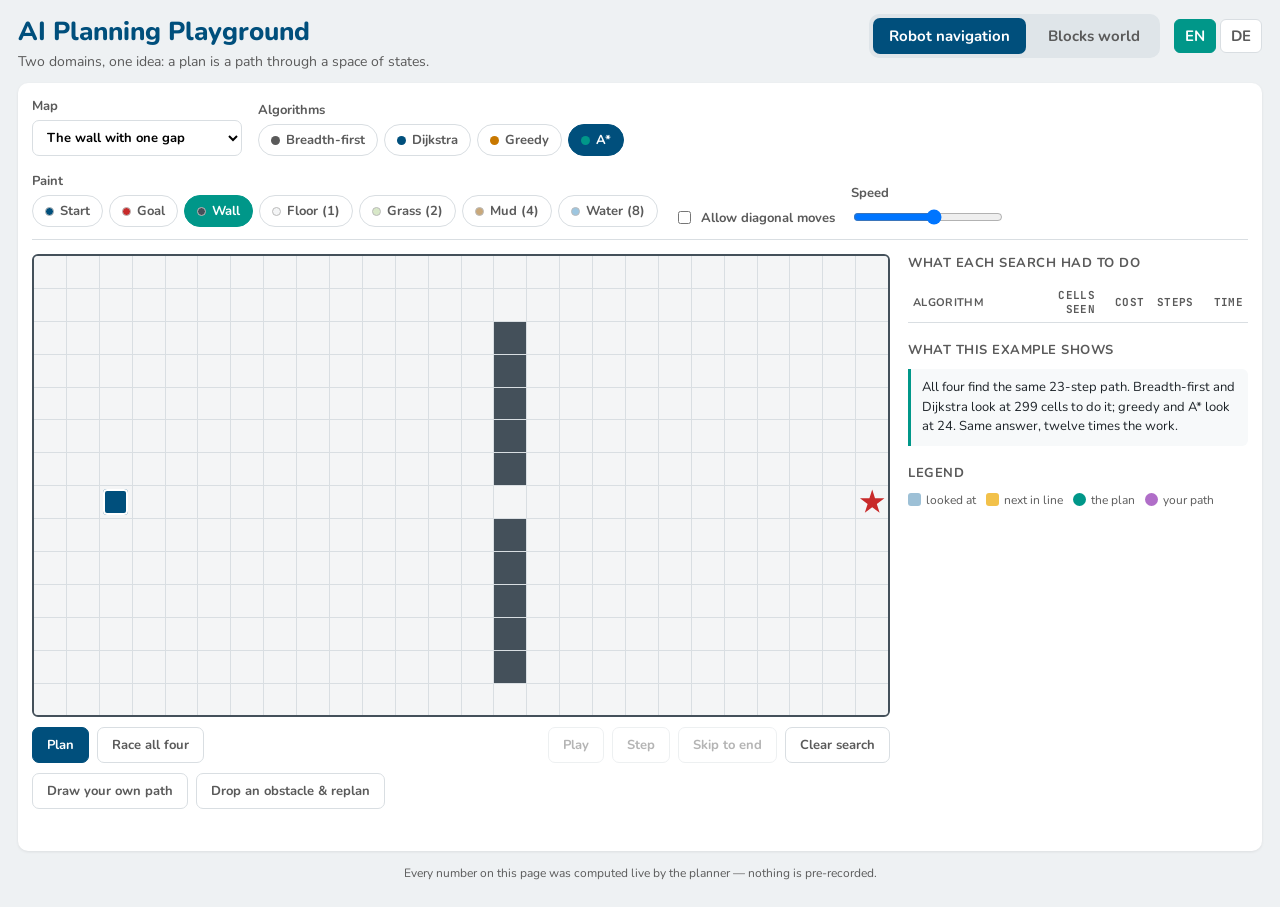
<file: standalone/planning_playground.html>
<!DOCTYPE html>
<html lang="en">
<head>
<meta charset="UTF-8">
<meta name="viewport" content="width=device-width, initial-scale=1.0">
<title>AI Planning Playground</title>
<!-- Built by tools/build_standalone.py — do not edit by hand.
     Everything runs in this one file; no server, no network. -->
<link href="https://fonts.googleapis.com/css2?family=Nunito:wght@400;600;800&family=JetBrains+Mono:wght@400;600&display=swap" rel="stylesheet">
<style>
/* AI Planning Playground — one stylesheet, shared by the Flask app and the
   standalone HTML build.  Colours follow the Ulm palette. */

:root {
  --ulm-blue:   #004f7c;
  --ulm-accent: #009789;
  --ulm-amber:  #c87800;
  --ulm-gray:   #5a5a5a;
  --cause-red:  #c82a2a;

  --floor: #f4f5f6;
  --grass: #d8e8c8;
  --mud:   #c9a87a;
  --water: #9dc6e0;
  --wall:  #44505a;

  --explored:  #cfe3ef;
  --explored2: #9dc0d6;
  --frontier:  #f2c14a;
  --path:      #009789;
  --user-path: #b06ec8;

  --ink: #1d2328;
  --line: #d9dee2;
  --panel: #ffffff;
  --page: #eef1f3;
  --radius: 10px;
}

* { box-sizing: border-box; }

body {
  margin: 0;
  font-family: "Nunito", system-ui, sans-serif;
  color: var(--ink);
  background: var(--page);
  font-size: 15px;
}

.wrap { max-width: 1480px; margin: 0 auto; padding: 14px 18px 26px; }

/* ------------------------------------------------------------------ head */
.app-head {
  display: flex; align-items: flex-start; justify-content: space-between;
  gap: 18px; flex-wrap: wrap; margin-bottom: 12px;
}
.app-head h1 { margin: 0; font-size: 26px; font-weight: 800; color: var(--ulm-blue); }
.sub { margin: 3px 0 0; color: var(--ulm-gray); font-size: 14px; }
.head-right { display: flex; align-items: center; gap: 14px; }

.tabs { display: flex; gap: 6px; background: #dfe5e9; padding: 4px; border-radius: var(--radius); }
.tab {
  border: 0; background: transparent; padding: 8px 16px; border-radius: 7px;
  font: inherit; font-weight: 700; color: var(--ulm-gray); cursor: pointer;
}
.tab.is-active { background: var(--ulm-blue); color: #fff; }

.langs { display: flex; gap: 4px; }
.lang {
  border: 1px solid var(--line); background: #fff; color: var(--ulm-gray);
  border-radius: 6px; padding: 6px 10px; font: inherit; font-weight: 700; cursor: pointer;
}
.lang.is-active { background: var(--ulm-accent); border-color: var(--ulm-accent); color: #fff; }

/* ----------------------------------------------------------------- panel */
.panel { background: var(--panel); border-radius: var(--radius); padding: 14px; box-shadow: 0 1px 3px rgba(0,0,0,.08); }
.panel.is-hidden { display: none; }

.toolbar {
  display: flex; gap: 16px; flex-wrap: wrap; align-items: flex-end;
  padding-bottom: 12px; border-bottom: 1px solid var(--line); margin-bottom: 14px;
}
.field { display: flex; flex-direction: column; gap: 5px; font-size: 13px; font-weight: 700; color: var(--ulm-gray); border: 0; padding: 0; margin: 0; }
.field legend { padding: 0; font-size: 13px; font-weight: 700; color: var(--ulm-gray); margin-bottom: 5px; }
.field.check { flex-direction: row; align-items: center; gap: 7px; }
.field select {
  font: inherit; padding: 7px 10px; border: 1px solid var(--line);
  border-radius: 7px; background: #fff; min-width: 210px;
}
.field input[type=range] { width: 150px; }

.chips { display: flex; gap: 6px; flex-wrap: wrap; }
.chip {
  border: 1px solid var(--line); background: #fff; border-radius: 999px;
  padding: 6px 12px; font: inherit; font-size: 13px; font-weight: 700;
  color: var(--ulm-gray); cursor: pointer; display: inline-flex; align-items: center; gap: 6px;
}
.chip .dot { width: 9px; height: 9px; border-radius: 50%; background: currentColor; }
.chip.is-on { background: var(--ulm-blue); border-color: var(--ulm-blue); color: #fff; }
.chip.is-on.tool-chip { background: var(--ulm-accent); border-color: var(--ulm-accent); }

/* ----------------------------------------------------------------- stage */
.stage { display: grid; grid-template-columns: minmax(0,1fr) 340px; gap: 18px; align-items: start; }
.board-col { min-width: 0; }
.side { display: flex; flex-direction: column; gap: 6px; }
.side h2 { font-size: 13px; text-transform: uppercase; letter-spacing: .04em; color: var(--ulm-gray); margin: 12px 0 4px; }
.side h2:first-child { margin-top: 0; }

/* ------------------------------------------------------------------ grid */
.grid {
  display: grid; gap: 1px; background: var(--line);
  border: 2px solid var(--wall); border-radius: 6px; overflow: hidden;
  user-select: none; touch-action: none; width: 100%;
}
.cell { position: relative; background: var(--floor); aspect-ratio: 1 / 1; }
.cell[data-t=","] { background: var(--grass); }
.cell[data-t="~"] { background: var(--mud); }
.cell[data-t="="] { background: var(--water); }
.cell[data-t="#"] { background: var(--wall); }

.cell.explored::after {
  content: ""; position: absolute; inset: 0;
  background: var(--explored); opacity: var(--depth, .55);
}
.cell.frontier::after { background: var(--frontier); opacity: .85; }
.cell.path::after { content: ""; position: absolute; inset: 18%; border-radius: 50%; background: var(--path); }
.cell.userpath::after { content: ""; position: absolute; inset: 24%; border-radius: 50%; background: var(--user-path); }

.cell.start, .cell.goal { z-index: 2; }
.cell.start::before, .cell.goal::before {
  content: ""; position: absolute; inset: 10%; z-index: 3; border-radius: 4px;
}
.cell.start::before { background: var(--ulm-blue); box-shadow: inset 0 0 0 2px #fff; }
.cell.goal::before {
  background: var(--cause-red);
  clip-path: polygon(50% 0%, 61% 35%, 98% 35%, 68% 57%, 79% 91%, 50% 70%, 21% 91%, 32% 57%, 2% 35%, 39% 35%);
}
.cell.blocked-now { outline: 2px solid var(--cause-red); outline-offset: -2px; z-index: 4; }

/* -------------------------------------------------------------- playback */
.playbar { display: flex; gap: 8px; align-items: center; margin-top: 10px; flex-wrap: wrap; }
.playbar .spacer { flex: 1; }
.playbar button {
  font: inherit; font-weight: 700; font-size: 13px; padding: 8px 14px;
  border-radius: 7px; border: 1px solid var(--line); background: #fff;
  color: var(--ulm-gray); cursor: pointer;
}
.playbar button:hover:not(:disabled) { border-color: var(--ulm-accent); color: var(--ulm-accent); }
.playbar button:disabled { opacity: .45; cursor: default; }
.playbar button.primary { background: var(--ulm-blue); border-color: var(--ulm-blue); color: #fff; }
.playbar button.primary:hover { background: #063f62; color: #fff; }
.playbar button.is-on { background: var(--user-path); border-color: var(--user-path); color: #fff; }

.progress { font-family: "JetBrains Mono", monospace; font-size: 12px; color: var(--ulm-gray); }
.message { min-height: 20px; margin: 8px 0 0; font-size: 14px; font-weight: 600; color: var(--ulm-blue); }
.message.warn { color: var(--cause-red); }

/* ----------------------------------------------------------------- stats */
.stats { width: 100%; border-collapse: collapse; font-size: 13px; }
.stats { table-layout: fixed; }
.stats th, .stats td { padding: 6px 5px; border-bottom: 1px solid var(--line); text-align: left; }
.stats th:first-child, .stats td:first-child { width: 42%; }
.stats th.num { width: 14.5%; }
.stats th { font-size: 11px; text-transform: uppercase; color: var(--ulm-gray); letter-spacing: .03em; }
.stats .num, .stats td.num { text-align: right; font-family: "JetBrains Mono", monospace; }
.stats tr.is-shown td { background: #eef7f6; }
.stats .algo-name { display: flex; align-items: center; gap: 7px; font-weight: 700; }
.stats .algo-name .dot { width: 10px; height: 10px; border-radius: 50%; }
.stats .best { color: var(--ulm-accent); font-weight: 800; }
.stats .worst { color: var(--cause-red); }
.stats .hint { display: block; font-weight: 400; font-size: 11px; color: var(--ulm-gray); }

.lesson { font-size: 13px; line-height: 1.5; color: var(--ink); background: #f7f9fa; border-left: 3px solid var(--ulm-accent); padding: 9px 11px; border-radius: 0 6px 6px 0; margin: 0; }

.legend { list-style: none; margin: 0; padding: 0; display: flex; flex-wrap: wrap; gap: 10px; font-size: 12px; color: var(--ulm-gray); }
.legend li { display: flex; align-items: center; gap: 5px; }
.sw { width: 13px; height: 13px; border-radius: 3px; display: inline-block; }
.sw-explored { background: var(--explored2); }
.sw-frontier { background: var(--frontier); }
.sw-path { background: var(--path); border-radius: 50%; }
.sw-user { background: var(--user-path); border-radius: 50%; }

/* ---------------------------------------------------------------- blocks */
.blocks-scenes { display: grid; grid-template-columns: minmax(0,1.6fr) minmax(0,1fr); gap: 16px; }
.scene h3 { margin: 0 0 8px; font-size: 13px; text-transform: uppercase; letter-spacing: .04em; color: var(--ulm-gray); }

.table-top {
  display: flex; align-items: flex-end; justify-content: center; gap: 22px;
  min-height: 250px; padding: 12px 12px 0; background: #f7f9fa;
  border-radius: 8px; border-bottom: 7px solid var(--wall);
}
.stack { display: flex; flex-direction: column-reverse; gap: 4px; }
.block {
  width: 54px; height: 44px; border-radius: 7px; display: grid; place-items: center;
  font-weight: 800; font-size: 19px; color: #fff;
  box-shadow: inset 0 -3px 0 rgba(0,0,0,.18);
  transition: transform .18s ease;
}
.block.held { transform: translateY(-16px); box-shadow: 0 5px 12px rgba(0,0,0,.3); outline: 3px solid var(--ulm-amber); }
.block.moved { outline: 3px solid var(--ulm-accent); }
.gripper { margin: 8px 0 0; font-size: 13px; font-weight: 700; color: var(--ulm-amber); text-align: center; min-height: 18px; }

.goal-facts { display: flex; flex-direction: column; gap: 5px; }
.fact {
  font-family: "JetBrains Mono", monospace; font-size: 12.5px; padding: 6px 9px;
  border-radius: 6px; background: #f2f4f5; border-left: 3px solid var(--line);
}
.fact.sat { background: #e7f4f2; border-left-color: var(--ulm-accent); color: #04635a; }
.fact.unsat { background: #fdf0ee; border-left-color: var(--cause-red); color: #8f2020; }

.plan { margin: 0; padding-left: 20px; font-family: "JetBrains Mono", monospace; font-size: 12.5px; display: flex; flex-direction: column; gap: 3px; max-height: 190px; overflow-y: auto; }
.plan li { padding: 3px 5px; border-radius: 5px; cursor: pointer; }
.plan li.is-current { background: var(--ulm-blue); color: #fff; font-weight: 600; }
.plan li.is-done { color: var(--ulm-gray); }

.action-detail { font-size: 12.5px; display: flex; flex-direction: column; gap: 7px; }
.action-detail .act-name { font-family: "JetBrains Mono", monospace; font-weight: 600; font-size: 14px; color: var(--ulm-blue); }
.action-detail .grp-label { font-size: 11px; text-transform: uppercase; letter-spacing: .03em; color: var(--ulm-gray); margin-bottom: 3px; }
.action-detail .facts { display: flex; flex-direction: column; gap: 3px; }
.tick { color: var(--ulm-accent); font-weight: 800; }
.cross { color: var(--cause-red); font-weight: 800; }
.fact.add { background: #e7f4f2; border-left-color: var(--ulm-accent); }
.fact.del { background: #f3f4f5; border-left-color: var(--ulm-gray); text-decoration: line-through; color: var(--ulm-gray); }

.predicates { display: flex; flex-wrap: wrap; gap: 4px; }
.predicates .fact { font-size: 11.5px; padding: 4px 7px; }

.compare { display: flex; flex-direction: column; gap: 5px; font-size: 12px; }
.compare .row { display: grid; grid-template-columns: 92px 1fr 48px; gap: 7px; align-items: center; }
.compare .bar { height: 11px; border-radius: 6px; background: var(--ulm-blue); min-width: 2px; }
.compare .n { font-family: "JetBrains Mono", monospace; text-align: right; }

.app-foot { margin-top: 14px; font-size: 12px; color: var(--ulm-gray); text-align: center; }

@media (max-width: 1080px) {
  .stage { grid-template-columns: 1fr; }
  .blocks-scenes { grid-template-columns: 1fr; }
}

</style>
</head>
<body>
<div class="wrap">

  <header class="app-head">
    <div>
      <h1 data-i18n="appTitle">AI Planning Playground</h1>
      <p class="sub" data-i18n="appSubtitle"></p>
    </div>
    <div class="head-right">
      <nav class="tabs" role="tablist">
        <button class="tab is-active" data-tab="grid" role="tab" data-i18n="tabGrid"></button>
        <button class="tab" data-tab="blocks" role="tab" data-i18n="tabBlocks"></button>
      </nav>
      <div class="langs">
        <button class="lang is-active" data-lang="en">EN</button>
        <button class="lang" data-lang="de">DE</button>
      </div>
    </div>
  </header>

  <!-- ============================ NAVIGATION ============================ -->
  <section class="panel" id="tab-grid">

    <div class="toolbar">
      <label class="field">
        <span data-i18n="mapLabel"></span>
        <select id="mapSelect"></select>
      </label>

      <fieldset class="field algos">
        <legend data-i18n="algorithmsLabel"></legend>
        <div id="algoBoxes" class="chips"></div>
      </fieldset>

      <fieldset class="field tools">
        <legend data-i18n="toolsLabel"></legend>
        <div id="toolBoxes" class="chips"></div>
      </fieldset>

      <label class="field check">
        <input type="checkbox" id="diagonalToggle">
        <span data-i18n="diagonalLabel"></span>
      </label>

      <label class="field">
        <span data-i18n="speedLabel"></span>
        <input type="range" id="speedRange" min="1" max="100" value="55">
      </label>
    </div>

    <div class="stage">
      <div class="board-col">
        <div id="grid" class="grid" role="img" aria-label="planning map"></div>
        <div class="playbar">
          <button id="btnPlan" class="primary" data-i18n="btnPlan"></button>
          <button id="btnRace" data-i18n="btnRace"></button>
          <span class="spacer"></span>
          <button id="btnPlay" data-i18n="btnPlay"></button>
          <button id="btnStep" data-i18n="btnStep"></button>
          <button id="btnSkip" data-i18n="btnSkip"></button>
          <button id="btnReset" data-i18n="btnReset"></button>
        </div>
        <div class="playbar">
          <button id="btnDraw" data-i18n="btnDrawPath"></button>
          <button id="btnObstacle" data-i18n="btnObstacle"></button>
          <span class="spacer"></span>
          <span id="gridProgress" class="progress"></span>
        </div>
        <p id="gridMessage" class="message" role="status"></p>
      </div>

      <aside class="side">
        <h2 data-i18n="statsTitle"></h2>
        <table class="stats" id="gridStats">
          <thead><tr>
            <th data-i18n="colAlgorithm"></th>
            <th class="num" data-i18n="colExpanded"></th>
            <th class="num" data-i18n="colCost"></th>
            <th class="num" data-i18n="colSteps"></th>
            <th class="num" data-i18n="colTime"></th>
          </tr></thead>
          <tbody></tbody>
        </table>

        <h2 data-i18n="lessonTitle"></h2>
        <p id="mapLesson" class="lesson"></p>

        <h2 data-i18n="legendTitle"></h2>
        <ul class="legend">
          <li><i class="sw sw-explored"></i><span data-i18n="legendExplored"></span></li>
          <li><i class="sw sw-frontier"></i><span data-i18n="legendFrontier"></span></li>
          <li><i class="sw sw-path"></i><span data-i18n="legendPath"></span></li>
          <li><i class="sw sw-user"></i><span data-i18n="legendYourPath"></span></li>
        </ul>
      </aside>
    </div>
  </section>

  <!-- ============================== BLOCKS ============================== -->
  <section class="panel is-hidden" id="tab-blocks">

    <div class="toolbar">
      <label class="field">
        <span data-i18n="problemLabel"></span>
        <select id="blockSelect"></select>
      </label>
      <fieldset class="field algos">
        <legend data-i18n="algorithmsLabel"></legend>
        <div id="blockAlgoBoxes" class="chips"></div>
      </fieldset>
      <label class="field">
        <span data-i18n="speedLabel"></span>
        <input type="range" id="blockSpeed" min="1" max="100" value="45">
      </label>
    </div>

    <div class="stage">
      <div class="board-col">
        <div class="blocks-scenes">
          <div class="scene">
            <h3 data-i18n="stateNow"></h3>
            <div id="blocksNow" class="table-top"></div>
            <p id="gripper" class="gripper"></p>
          </div>
          <div class="scene goal-scene">
            <h3 data-i18n="stateGoal"></h3>
            <div id="blocksGoal" class="goal-facts"></div>
          </div>
        </div>

        <div class="playbar">
          <button id="btnBlockPlan" class="primary" data-i18n="btnPlan"></button>
          <span class="spacer"></span>
          <button id="btnBlockPlay" data-i18n="btnPlay"></button>
          <button id="btnBlockStep" data-i18n="btnStep"></button>
          <button id="btnBlockSkip" data-i18n="btnSkip"></button>
          <button id="btnBlockReset" data-i18n="btnReset"></button>
        </div>
        <p id="blocksMessage" class="message" role="status"></p>
      </div>

      <aside class="side">
        <h2 data-i18n="planLabel"></h2>
        <ol id="planList" class="plan"></ol>

        <h2 data-i18n="actionLabel"></h2>
        <div id="actionDetail" class="action-detail"></div>

        <h2 data-i18n="predicatesLabel"></h2>
        <div id="predicateList" class="predicates"></div>

        <h2 data-i18n="lessonTitle"></h2>
        <p id="blockLesson" class="lesson"></p>

        <h2 data-i18n="blocksCompare"></h2>
        <div id="blocksCompare" class="compare"></div>
      </aside>
    </div>
  </section>

  <footer class="app-foot"><span data-i18n="footerNote"></span></footer>
</div>
<script>
window.PP_MODE = "standalone";
window.PP_LANGS = {"en": {"appTitle": "AI Planning Playground", "appSubtitle": "Two domains, one idea: a plan is a path through a space of states.", "tabGrid": "Robot navigation", "tabBlocks": "Blocks world", "mapLabel": "Map", "algorithmsLabel": "Algorithms", "toolsLabel": "Paint", "toolStart": "Start", "toolGoal": "Goal", "toolWall": "Wall", "toolFloor": "Floor (1)", "toolGrass": "Grass (2)", "toolMud": "Mud (4)", "toolWater": "Water (8)", "diagonalLabel": "Allow diagonal moves", "speedLabel": "Speed", "btnPlan": "Plan", "btnRace": "Race all four", "btnPlay": "Play", "btnPause": "Pause", "btnStep": "Step", "btnSkip": "Skip to end", "btnReset": "Clear search", "btnDrawPath": "Draw your own path", "btnDrawPathDone": "Score my path", "btnObstacle": "Drop an obstacle & replan", "statsTitle": "What each search had to do", "colAlgorithm": "Algorithm", "colExpanded": "Cells seen", "colCost": "Cost", "colSteps": "Steps", "colTime": "Time", "bfs": "Breadth-first", "dijkstra": "Dijkstra", "greedy": "Greedy", "astar": "A*", "bfsHint": "Fewest steps. Ignores what a cell costs.", "dijkstraHint": "Cheapest path. Ignores where the goal is.", "greedyHint": "Runs at the goal. No guarantee at all.", "astarHint": "Cheapest path, guided by the estimate.", "legendTitle": "Legend", "legendExplored": "looked at", "legendFrontier": "next in line", "legendPath": "the plan", "legendYourPath": "your path", "lessonTitle": "What this example shows", "playingLabel": "Showing", "expandedSoFar": "cells looked at", "noPath": "There is no path at all — the goal is walled off.", "pathBlocked": "An obstacle landed on the path. Replanning…", "scoreValid": "Your path costs {cost}; the optimum is {optimal}.", "scorePerfect": "Your path costs {cost} — that is the optimum. Well done.", "scoreInvalidEndpoints": "A path has to start at the robot and end at the goal.", "scoreInvalidWall": "That path goes through a wall.", "scoreInvalidJump": "That path jumps — every step must go to a neighbouring cell.", "scoreInvalidEmpty": "Draw a path first, by dragging from the robot to the goal.", "drawHint": "Drag from the robot to the goal to draw your own path, then score it.", "problemLabel": "Problem", "goalLabel": "Goal", "stateNow": "State now", "stateGoal": "Goal", "predicatesLabel": "What is true right now", "planLabel": "The plan", "actionLabel": "This action", "preLabel": "Preconditions — all of these had to be true", "addLabel": "Adds", "delLabel": "Deletes", "blocksCompare": "States looked at, per strategy", "blocksTable": "table", "gripperEmpty": "gripper empty", "gripperHolding": "holding {block}", "stepOf": "Step {i} of {n}", "beforePlan": "Press Plan to see how the planner gets there.", "planFound": "Found a {n}-action plan after looking at {expanded} states.", "footerNote": "Every number on this page was computed live by the planner — nothing is pre-recorded."}, "de": {"appTitle": "KI-Planungs-Labor", "appSubtitle": "Zwei Domänen, eine Idee: Ein Plan ist ein Weg durch einen Raum von Zuständen.", "tabGrid": "Roboternavigation", "tabBlocks": "Klötzchenwelt", "mapLabel": "Karte", "algorithmsLabel": "Verfahren", "toolsLabel": "Malen", "toolStart": "Start", "toolGoal": "Ziel", "toolWall": "Wand", "toolFloor": "Boden (1)", "toolGrass": "Gras (2)", "toolMud": "Schlamm (4)", "toolWater": "Wasser (8)", "diagonalLabel": "Diagonalzüge erlauben", "speedLabel": "Tempo", "btnPlan": "Planen", "btnRace": "Alle vier im Rennen", "btnPlay": "Abspielen", "btnPause": "Pause", "btnStep": "Schritt", "btnSkip": "Ans Ende", "btnReset": "Suche löschen", "btnDrawPath": "Eigenen Weg zeichnen", "btnDrawPathDone": "Meinen Weg bewerten", "btnObstacle": "Hindernis fallen lassen & neu planen", "statsTitle": "Was jede Suche leisten musste", "colAlgorithm": "Verfahren", "colExpanded": "Felder", "colCost": "Kosten", "colSteps": "Schritte", "colTime": "Zeit", "bfs": "Breitensuche", "dijkstra": "Dijkstra", "greedy": "Gierig", "astar": "A*", "bfsHint": "Wenigste Schritte. Ignoriert, was ein Feld kostet.", "dijkstraHint": "Billigster Weg. Ignoriert, wo das Ziel liegt.", "greedyHint": "Rennt aufs Ziel zu. Ohne jede Garantie.", "astarHint": "Billigster Weg, geführt von der Schätzung.", "legendTitle": "Legende", "legendExplored": "angesehen", "legendFrontier": "als Nächstes dran", "legendPath": "der Plan", "legendYourPath": "Ihr Weg", "lessonTitle": "Was dieses Beispiel zeigt", "playingLabel": "Gezeigt wird", "expandedSoFar": "Felder angesehen", "noPath": "Es gibt überhaupt keinen Weg — das Ziel ist zugemauert.", "pathBlocked": "Ein Hindernis ist auf den Weg gefallen. Neuplanung …", "scoreValid": "Ihr Weg kostet {cost}; das Optimum liegt bei {optimal}.", "scorePerfect": "Ihr Weg kostet {cost} — das ist das Optimum. Sehr gut.", "scoreInvalidEndpoints": "Ein Weg muss beim Roboter anfangen und am Ziel enden.", "scoreInvalidWall": "Dieser Weg führt durch eine Wand.", "scoreInvalidJump": "Dieser Weg springt — jeder Schritt muss auf ein Nachbarfeld gehen.", "scoreInvalidEmpty": "Zeichnen Sie zuerst einen Weg, indem Sie vom Roboter zum Ziel ziehen.", "drawHint": "Ziehen Sie vom Roboter zum Ziel, um einen eigenen Weg zu zeichnen, und lassen Sie ihn dann bewerten.", "problemLabel": "Aufgabe", "goalLabel": "Ziel", "stateNow": "Zustand jetzt", "stateGoal": "Ziel", "predicatesLabel": "Was gerade wahr ist", "planLabel": "Der Plan", "actionLabel": "Diese Aktion", "preLabel": "Vorbedingungen — all das musste wahr sein", "addLabel": "Fügt hinzu", "delLabel": "Löscht", "blocksCompare": "Angesehene Zustände je Verfahren", "blocksTable": "Tisch", "gripperEmpty": "Greifer leer", "gripperHolding": "hält {block}", "stepOf": "Schritt {i} von {n}", "beforePlan": "Auf Planen drücken, um zu sehen, wie der Planer dorthin kommt.", "planFound": "Plan mit {n} Aktionen gefunden, nach {expanded} angesehenen Zuständen.", "footerNote": "Jede Zahl auf dieser Seite hat der Planer live berechnet — nichts ist aufgezeichnet."}};
window.PP_PRESETS = {"grids": [{"id": "detour", "name": {"en": "The wall with one gap", "de": "Die Wand mit einer Lücke"}, "lesson": {"en": "All four find the same 23-step path. Breadth-first and Dijkstra look at 299 cells to do it; greedy and A* look at 24. Same answer, twelve times the work.", "de": "Alle vier finden denselben 23-Schritte-Weg. Breitensuche und Dijkstra sehen sich dafür 299 Felder an, gierige Suche und A* nur 24. Gleiche Antwort, zwölffacher Aufwand."}, "rows": ["..........................", "..........................", "..............#...........", "..............#...........", "..............#...........", "..............#...........", "..............#...........", "..........................", "..............#...........", "..............#...........", "..............#...........", "..............#...........", "..............#...........", ".........................."], "start": [7, 2], "goal": [7, 25], "diagonal": false}, {"id": "mud", "name": {"en": "Mud and water", "de": "Schlamm und Wasser"}, "lesson": {"en": "Now cells cost different amounts. Breadth-first and greedy still count steps and wade straight through the water: 23 steps, cost 126. Dijkstra and A* walk around for cost 35 — the same map, a path three times cheaper.", "de": "Jetzt kosten die Felder unterschiedlich viel. Breitensuche und gierige Suche zählen weiter Schritte und waten mitten durchs Wasser: 23 Schritte, Kosten 126. Dijkstra und A* gehen aussen herum für Kosten 35 — dieselbe Karte, ein dreimal billigerer Weg."}, "rows": ["..........................", "..........,,,,,,,,,,......", ".........,,~~~~~~~~,,.....", "........,,~~========~,,...", ".......,,~~==========~,,..", "......,,~~============~,,.", "......,~~=============~,,.", "......,~~=============~,,.", "......,,~~============~,,.", ".......,,~~==========~,,..", "........,,~~========~,,...", ".........,,~~~~~~~~,,.....", "..........,,,,,,,,,,......", ".........................."], "start": [7, 2], "goal": [7, 25], "diagonal": false}, {"id": "office", "name": {"en": "Office corridor", "de": "Bürokorridor"}, "lesson": {"en": "An office floor, with diagonal moves allowed. Greedy arrives with cost 29.73 where the optimum is 27.49 — cheap to compute, and wrong. Drop an obstacle into the finished path and replan: that is the moment the robot has to explain itself.", "de": "Ein Büroflur, mit erlaubten Diagonalzügen. Die gierige Suche kommt mit Kosten 29,73 an, wo das Optimum 27,49 ist — billig gerechnet und trotzdem falsch. Legen Sie ein Hindernis in den fertigen Weg und planen Sie neu: genau dann muss der Roboter sich erklären."}, "rows": ["..........................", "....########....########..", "....#......#....#.........", "....#......#....#......,,.", "....#......######......,,.", "....#.....................", "....########.#############", ".............#............", "#########....#............", "........#....#...####.....", "........#........#...#....", ".................#...#....", "########.....#####...#....", ".........................."], "start": [11, 2], "goal": [2, 24], "diagonal": true}, {"id": "pocket", "name": {"en": "The pocket", "de": "Die Tasche"}, "lesson": {"en": "The goal sits in a box whose only door is round the back. The heuristic points straight at the wall, so greedy walks into the pocket and has to crawl out again: 67 cells instead of the 24 it needed on the first map. A helpful estimate and a misleading one look identical from the inside.", "de": "Das Ziel steckt in einer Kiste, deren einzige Tür hinten liegt. Die Heuristik zeigt direkt auf die Wand, also läuft die gierige Suche in die Tasche und muss wieder heraus: 67 Felder statt der 24 auf der ersten Karte. Eine hilfreiche und eine irreführende Schätzung sehen von innen gleich aus."}, "rows": ["..........................", "..........................", "..........................", "..........................", "................#########.", "................#.......#.", "................#.......#.", "................#.......#.", "................#.......#.", "................#.......#.", "................####.#####", "..........................", "..........................", ".........................."], "start": [7, 2], "goal": [7, 20], "diagonal": false}, {"id": "maze", "name": {"en": "Maze", "de": "Labyrinth"}, "lesson": {"en": "Corridors, so there is barely a choice to make: A* looks at 91 cells where Dijkstra looks at 109. The heuristic has almost nothing left to save. A heuristic helps exactly as much as the map lets it.", "de": "Lauter Korridore, also kaum Wahlmöglichkeiten: A* sieht sich 91 Felder an, Dijkstra 109. Der Heuristik bleibt fast nichts zu sparen. Eine Heuristik hilft genau so viel, wie die Karte es zulässt."}, "rows": ["##########################", "#........#...............#", "#.######.#.#############.#", "#.#....#.#.#...........#.#", "#.#.##.#.#.#.#########.#.#", "#.#.##.#...#.#.......#.#.#", "#.#.##.#####.#.#####.#.#.#", "#...##.......#.#...#.#.#.#", "#.########.###.#.#.#.#.#.#", "#........#.#...#.#.#...#.#", "#.######.#.#.###.#.#####.#", "#.#......#.#.....#.......#", "#.#.######.#############.#", "##########################"], "start": [1, 1], "goal": [12, 24], "diagonal": false}], "blocks": [{"id": "swap", "name": {"en": "Turn a tower upside down", "de": "Einen Turm umdrehen"}, "lesson": {"en": "Three blocks, and already six moves: you have to take the tower apart before you can build it the other way round.", "de": "Drei Klötze und schon sechs Züge: Der Turm muss erst auseinander, bevor er andersherum wieder aufgebaut werden kann."}, "start": {"stacks": [["C", "B", "A"]], "holding": null}, "goal": ["on(C, B)", "on(B, A)"]}, {"id": "sussman", "name": {"en": "The Sussman anomaly", "de": "Die Sussman-Anomalie"}, "lesson": {"en": "The famous one. Solve on(A,B) first and you must undo it to reach on(B,C); solve on(B,C) first and you must undo that. Taking the goals one at a time cannot work — the planner has to consider them together.", "de": "Der Klassiker. Erfüllt man erst on(A,B), muss man es wieder zerstören, um on(B,C) zu erreichen — und umgekehrt. Ziel für Ziel geht hier nicht, der Planer muss sie zusammen betrachten."}, "start": {"stacks": [["A", "C"], ["B"]], "holding": null}, "goal": ["on(A, B)", "on(B, C)"]}, {"id": "unbury", "name": {"en": "Dig out the bottom block", "de": "Den untersten Klotz ausgraben"}, "lesson": {"en": "The goal names one block, but four have to move. This is why a plan is longer than a goal.", "de": "Das Ziel nennt einen Klotz, bewegen müssen sich vier. Deshalb ist ein Plan länger als ein Ziel."}, "start": {"stacks": [["E", "D", "C", "B", "A"]], "holding": null}, "goal": ["ontable(E)", "on(A, E)"]}, {"id": "twotowers", "name": {"en": "Two towers into one", "de": "Zwei Türme zu einem"}, "lesson": {"en": "Five blocks is roughly five hundred reachable states. Compare how many breadth-first search looks at against A* with the 'unsatisfied goals' estimate.", "de": "Fünf Klötze sind rund fünfhundert erreichbare Zustände. Vergleichen Sie, wie viele davon die Breitensuche ansieht und wie viele A* mit der Schätzung 'offene Ziele'."}, "start": {"stacks": [["A", "B"], ["C", "D"], ["E"]], "holding": null}, "goal": ["on(A, B)", "on(B, C)", "on(C, D)", "on(D, E)"]}], "strategies": ["bfs", "dijkstra", "greedy", "astar"]};
</script>
<script>
/* ---- static/js/i18n.js ---- */
/* Tiny translation layer: swap the catalogue, re-stamp every [data-i18n] node.
   The catalogues live in static/lang/*.json for the server build; the
   standalone build inlines them into window.PP_LANGS before this runs. */
window.I18N = (function () {
  let lang = "en";
  let packs = window.PP_LANGS || {};

  async function load() {
    if (packs.en && packs.de) return packs;            // already inlined
    const [en, de] = await Promise.all([
      fetch("static/lang/en.json").then((r) => r.json()),
      fetch("static/lang/de.json").then((r) => r.json()),
    ]);
    packs = { en, de };
    return packs;
  }

  /** Look a key up, with {placeholder} substitution. */
  function t(key, vars) {
    const pack = packs[lang] || {};
    let s = pack[key] != null ? pack[key] : (packs.en && packs.en[key]) || key;
    if (vars) {
      for (const k of Object.keys(vars)) s = s.split("{" + k + "}").join(vars[k]);
    }
    return s;
  }

  /** Pick the right half of a {en, de} object coming from the presets. */
  function pick(obj) {
    if (!obj) return "";
    return obj[lang] != null ? obj[lang] : obj.en;
  }

  function apply(root) {
    (root || document).querySelectorAll("[data-i18n]").forEach((el) => {
      el.textContent = t(el.dataset.i18n);
    });
  }

  function set(next) {
    lang = next;
    apply();
    document.documentElement.lang = next;
    window.dispatchEvent(new CustomEvent("pp:lang", { detail: next }));
  }

  return { load, t, pick, apply, set, get lang() { return lang; } };
})();

/* ---- static/js/planner/core.js ---- */
/* A JavaScript port of planning/search.py, gridworld.py and blocksworld.py.
 *
 * This exists so the standalone HTML build needs no server.  It is kept
 * deliberately parallel to the Python -- same function names, same order of
 * successors, same tie-breaking -- because test/test_parity.py runs both on
 * every preset and fails if a single number differs.  If you change one side,
 * change the other.
 */
window.Planner = (function () {
  "use strict";

  const STRATEGIES = ["bfs", "dijkstra", "greedy", "astar"];

  // ------------------------------------------------------------------ heap
  // Binary min-heap over [priority, counter, ...]. The minimum is unique
  // because `counter` is unique, so this pops exactly what Python's heapq does.
  class Heap {
    constructor() { this.a = []; }
    get size() { return this.a.length; }
    static less(x, y) { return x[0] !== y[0] ? x[0] < y[0] : x[1] < y[1]; }
    push(item) {
      const a = this.a;
      a.push(item);
      let i = a.length - 1;
      while (i > 0) {
        const p = (i - 1) >> 1;
        if (Heap.less(a[i], a[p])) { const t = a[i]; a[i] = a[p]; a[p] = t; i = p; } else break;
      }
    }
    pop() {
      const a = this.a;
      const top = a[0];
      const last = a.pop();
      if (a.length) {
        a[0] = last;
        let i = 0;
        for (;;) {
          const l = 2 * i + 1, r = l + 1;
          let m = i;
          if (l < a.length && Heap.less(a[l], a[m])) m = l;
          if (r < a.length && Heap.less(a[r], a[m])) m = r;
          if (m === i) break;
          const t = a[i]; a[i] = a[m]; a[m] = t; i = m;
        }
      }
      return top;
    }
  }

  function priority(strategy, g, h) {
    if (strategy === "dijkstra") return g;
    if (strategy === "greedy") return h;
    return g + h;
  }

  // ---------------------------------------------------------------- search
  function search(problem, strategy, maxExpansions) {
    if (!STRATEGIES.includes(strategy)) throw new Error("unknown strategy " + strategy);
    maxExpansions = maxExpansions || 200000;
    const t0 = (performance && performance.now) ? performance.now() : Date.now();

    const start = problem.initial();
    const startKey = problem.key(start);
    const res = {
      strategy, found: false, plan: [], states: [], cost: 0,
      expanded: [], g: [], frontier: [], generated: 0, maxFrontier: 0, ms: 0,
    };

    const parent = new Map([[startKey, [null, null, start]]]);
    const bestG = new Map([[startKey, 0]]);
    const closed = new Set();
    let counter = 0;

    const fifo = [];
    let fifoHead = 0;                       // index instead of shift(), for O(1)
    const heap = new Heap();
    if (strategy === "bfs") fifo.push([startKey, start, 0]);
    else heap.push([priority(strategy, 0, strategy === "dijkstra" ? 0 : problem.heuristic(start)), counter, startKey, start, 0]);

    while ((strategy === "bfs" ? fifoHead < fifo.length : heap.size > 0)) {
      if (res.expanded.length >= maxExpansions) break;

      let nodeKey, state, g;
      if (strategy === "bfs") {
        const n = fifo[fifoHead++];
        nodeKey = n[0]; state = n[1]; g = n[2];
        if (closed.has(nodeKey)) continue;
      } else {
        const n = heap.pop();
        nodeKey = n[2]; state = n[3]; g = n[4];
        if (closed.has(nodeKey)) continue;
        const best = bestG.has(nodeKey) ? bestG.get(nodeKey) : Infinity;
        if (g > best) continue;
      }

      closed.add(nodeKey);
      res.expanded.push(nodeKey);
      res.g.push(round3(g));
      res.frontier.push(strategy === "bfs" ? (fifo.length - fifoHead) : heap.size);
      if (res.frontier[res.frontier.length - 1] > res.maxFrontier) res.maxFrontier = res.frontier[res.frontier.length - 1];

      if (problem.isGoal(state)) {
        res.found = true;
        const built = reconstruct(parent, nodeKey);
        res.plan = built[0];
        res.states = built[1];
        res.cost = g;
        break;
      }

      const succs = problem.successors(state);
      for (let i = 0; i < succs.length; i++) {
        const action = succs[i][0], succ = succs[i][1], stepCost = succs[i][2];
        const succKey = problem.key(succ);
        res.generated += 1;
        const g2 = g + stepCost;

        if (strategy === "bfs") {
          if (parent.has(succKey)) continue;
          parent.set(succKey, [nodeKey, action, succ]);
          bestG.set(succKey, g2);
          fifo.push([succKey, succ, g2]);
        } else {
          if (closed.has(succKey)) continue;
          const known = bestG.has(succKey) ? bestG.get(succKey) : Infinity;
          if (g2 >= known) continue;
          parent.set(succKey, [nodeKey, action, succ]);
          bestG.set(succKey, g2);
          counter += 1;
          const h = strategy === "dijkstra" ? 0 : problem.heuristic(succ);
          heap.push([priority(strategy, g2, h), counter, succKey, succ, g2]);
        }
      }
    }

    res.ms = Math.round(((performance && performance.now ? performance.now() : Date.now()) - t0) * 100) / 100;
    return res;
  }

  function reconstruct(parent, goalKey) {
    const actions = [], states = [];
    let key = goalKey;
    while (key !== null && key !== undefined) {
      const rec = parent.get(key);
      states.push(rec[2]);
      if (rec[1] !== null && rec[1] !== undefined) actions.push(rec[1]);
      key = rec[0];
    }
    actions.reverse(); states.reverse();
    return [actions, states];
  }

  const round3 = (x) => Math.round(x * 1000) / 1000;

  // ------------------------------------------------------------- gridworld
  const TERRAIN = { ".": 1, ",": 2, "~": 4, "=": 8 };
  const WALL = "#";
  const CHEAPEST = 1;
  const SQRT2 = Math.SQRT2;
  const STRAIGHT = [[-1, 0, "north"], [0, 1, "east"], [1, 0, "south"], [0, -1, "west"]];
  const DIAGONAL = [[-1, 1, "north-east"], [1, 1, "south-east"], [1, -1, "south-west"], [-1, -1, "north-west"]];

  function GridProblem(rows, start, goal, diagonal) {
    const height = rows.length;
    const width = height ? rows[0].length : 0;
    for (const r of rows) if (r.length !== width) throw new Error("every row of the map must have the same width");

    const inBounds = (r, c) => r >= 0 && r < height && c >= 0 && c < width;
    const isWall = (r, c) => rows[r][c] === WALL;
    const costOf = (r, c) => { const t = TERRAIN[rows[r][c]]; return t === undefined ? 1 : t; };

    for (const [name, cell] of [["start", start], ["goal", goal]]) {
      if (!inBounds(cell[0], cell[1])) throw new Error(name + " is outside the map");
      if (isWall(cell[0], cell[1])) throw new Error(name + " sits inside a wall");
    }

    const moves = diagonal ? STRAIGHT.concat(DIAGONAL) : STRAIGHT;

    return {
      rows, start, goal, diagonal, height, width, inBounds, isWall, costOf,
      initial: () => start,
      isGoal: (s) => s[0] === goal[0] && s[1] === goal[1],
      key: (s) => s[0] * width + s[1],          // a number: fast and unique
      successors(s) {
        const out = [];
        const r = s[0], c = s[1];
        for (let i = 0; i < moves.length; i++) {
          const dr = moves[i][0], dc = moves[i][1], name = moves[i][2];
          const nr = r + dr, nc = c + dc;
          if (!inBounds(nr, nc) || isWall(nr, nc)) continue;
          if (dr && dc) {
            if (isWall(r + dr, c) || isWall(r, c + dc)) continue;
            out.push([name, [nr, nc], costOf(nr, nc) * SQRT2]);
          } else {
            out.push([name, [nr, nc], costOf(nr, nc)]);
          }
        }
        return out;
      },
      heuristic(s) {
        const dr = Math.abs(s[0] - goal[0]);
        const dc = Math.abs(s[1] - goal[1]);
        if (diagonal) return CHEAPEST * (Math.abs(dr - dc) + SQRT2 * Math.min(dr, dc));
        return CHEAPEST * (dr + dc);
      },
      pathCost(cells) {
        let total = 0;
        for (let i = 1; i < cells.length; i++) {
          const dr = Math.abs(cells[i][0] - cells[i - 1][0]);
          const dc = Math.abs(cells[i][1] - cells[i - 1][1]);
          if (dr > 1 || dc > 1 || (dr === 0 && dc === 0)) throw new Error("not neighbours");
          const step = costOf(cells[i][0], cells[i][1]);
          total += (dr && dc) ? step * SQRT2 : step;
        }
        return total;
      },
      cellOf: (k) => [Math.floor(k / width), k % width],
    };
  }

  // ------------------------------------------------------------ blocksworld
  // Python compares tuples element-wise, and a prefix sorts first; replicate
  // that exactly or the successor order (and thus the trace) drifts apart.
  function cmpTuple(a, b) {
    const n = Math.min(a.length, b.length);
    for (let i = 0; i < n; i++) {
      if (a[i] < b[i]) return -1;
      if (a[i] > b[i]) return 1;
    }
    return a.length - b.length;
  }

  function stateOf(stacks, holding) {
    const clean = stacks.filter((s) => s && s.length).map((s) => s.slice());
    clean.sort(cmpTuple);
    return { stacks: clean, holding: holding === undefined ? null : holding };
  }

  function stateKey(s) {
    return s.stacks.map((st) => st.join("")).join("|") + "/" + (s.holding || "-");
  }

  function predicates(state) {
    const facts = [];
    for (const stack of state.stacks) {
      facts.push(`ontable(${stack[0]})`);
      for (let i = 1; i < stack.length; i++) facts.push(`on(${stack[i]}, ${stack[i - 1]})`);
      facts.push(`clear(${stack[stack.length - 1]})`);
    }
    if (state.holding) facts.push(`holding(${state.holding})`);
    else facts.push("handempty");
    facts.sort();
    return facts;
  }

  function describeAction(action, before) {
    const facts = new Set(predicates(before));
    const a = action.args;
    let pre, add, del;
    if (action.name === "pickup") {
      pre = [`ontable(${a[0]})`, `clear(${a[0]})`, "handempty"];
      add = [`holding(${a[0]})`]; del = [`ontable(${a[0]})`, `clear(${a[0]})`, "handempty"];
    } else if (action.name === "putdown") {
      pre = [`holding(${a[0]})`];
      add = [`ontable(${a[0]})`, `clear(${a[0]})`, "handempty"]; del = [`holding(${a[0]})`];
    } else if (action.name === "unstack") {
      pre = [`on(${a[0]}, ${a[1]})`, `clear(${a[0]})`, "handempty"];
      add = [`holding(${a[0]})`, `clear(${a[1]})`]; del = [`on(${a[0]}, ${a[1]})`, `clear(${a[0]})`, "handempty"];
    } else if (action.name === "stack") {
      pre = [`holding(${a[0]})`, `clear(${a[1]})`];
      add = [`on(${a[0]}, ${a[1]})`, `clear(${a[0]})`, "handempty"]; del = [`holding(${a[0]})`, `clear(${a[1]})`];
    } else throw new Error("unknown action " + action.name);
    return {
      action: { name: action.name, args: a.slice(), text: `${action.name}(${a.join(", ")})` },
      pre: pre.map((f) => ({ fact: f, holds: facts.has(f) })),
      add, del,
    };
  }

  function BlocksProblem(start, goalFacts) {
    const goalSet = new Set(goalFacts);
    return {
      start, goalFacts,
      initial: () => start,
      key: stateKey,
      isGoal(s) {
        const have = new Set(predicates(s));
        for (const f of goalSet) if (!have.has(f)) return false;
        return true;
      },
      successors(s) {
        const out = [];
        if (s.holding === null) {
          for (const stack of s.stacks) {
            const top = stack[stack.length - 1];
            const rest = stack.slice(0, -1);
            const others = s.stacks.filter((x) => x !== stack);
            if (stack.length === 1) {
              out.push([{ name: "pickup", args: [top] }, stateOf(others, top), 1]);
            } else {
              out.push([{ name: "unstack", args: [top, stack[stack.length - 2]] },
                        stateOf(others.concat([rest]), top), 1]);
            }
          }
        } else {
          const x = s.holding;
          out.push([{ name: "putdown", args: [x] }, stateOf(s.stacks.concat([[x]]), null), 1]);
          for (const stack of s.stacks) {
            const target = stack[stack.length - 1];
            const others = s.stacks.filter((y) => y !== stack);
            out.push([{ name: "stack", args: [x, target] },
                      stateOf(others.concat([stack.concat([x])]), null), 1]);
          }
        }
        return out;
      },
      heuristic(s) {
        const have = new Set(predicates(s));
        let n = 0;
        for (const f of goalSet) if (!have.has(f)) n += 1;
        return n;
      },
    };
  }

  return {
    STRATEGIES, search, GridProblem, BlocksProblem,
    stateOf, stateKey, predicates, describeAction, TERRAIN, WALL,
  };
})();

/* ---- static/js/api_local.js ---- */
/* The standalone build's stand-in for api.js.
 *
 * Same four calls, same shapes, same promises — but answered by
 * static/js/planner/core.js in the page instead of by Flask.  Nothing else in
 * the app is aware of which one it is talking to.
 */
window.API = (function () {
  const P = window.Planner;

  function gridProblem(payload) {
    return P.GridProblem(payload.rows, payload.start, payload.goal, !!payload.diagonal);
  }

  function gridResult(problem, res) {
    return {
      strategy: res.strategy,
      found: res.found,
      expanded: res.expanded.map((k) => problem.cellOf(k)),
      g: res.g,
      path: res.states.map((s) => [s[0], s[1]]),
      generated: res.generated,
      maxFrontier: res.maxFrontier,
      planLength: res.plan.length,
      cost: Math.round(res.cost * 1000) / 1000,
      ms: res.ms,
    };
  }

  function stateJson(s) {
    return { stacks: s.stacks.map((x) => x.slice()), holding: s.holding, predicates: P.predicates(s) };
  }

  return {
    presets: async () => window.PP_PRESETS,

    gridPlan: async (payload) => {
      const problem = gridProblem(payload);
      const wanted = payload.algorithms || [payload.algorithm || "astar"];
      const bad = wanted.filter((a) => !P.STRATEGIES.includes(a));
      if (bad.length) throw new Error("unknown algorithm(s): " + bad.join(", "));
      return { results: wanted.map((a) => gridResult(problem, P.search(problem, a))) };
    },

    gridScore: async (payload) => {
      const problem = gridProblem(payload);
      const best = P.search(problem, "astar");
      const optimal = Math.round((best.found ? best.cost : 0) * 1000) / 1000;
      const cells = payload.path || [];
      const same = (a, b) => a && b && a[0] === b[0] && a[1] === b[1];
      if (!cells.length) return { valid: false, reason: "empty", optimal };
      if (!same(cells[0], problem.start) || !same(cells[cells.length - 1], problem.goal)) {
        return { valid: false, reason: "endpoints", optimal };
      }
      if (cells.some((c) => problem.isWall(c[0], c[1]))) return { valid: false, reason: "wall", optimal };
      let cost;
      try { cost = problem.pathCost(cells); } catch (e) { return { valid: false, reason: "jump", optimal }; }
      return {
        valid: true,
        cost: Math.round(cost * 1000) / 1000,
        optimal,
        steps: cells.length - 1,
        optimalSteps: Math.max(best.states.length - 1, 0),
        ratio: optimal ? Math.round((cost / optimal) * 1000) / 1000 : null,
      };
    },

    blocksPlan: async (payload) => {
      const entry = (window.PP_PRESETS.blocks || []).find((b) => b.id === payload.preset);
      if (!entry) throw new Error("unknown problem " + payload.preset);
      const start = P.stateOf(entry.start.stacks, entry.start.holding);
      const problem = P.BlocksProblem(start, entry.goal);
      const strategy = payload.algorithm || "astar";
      if (!P.STRATEGIES.includes(strategy)) throw new Error("unknown algorithm " + strategy);

      const res = P.search(problem, strategy);
      const steps = res.plan.map((action, i) => Object.assign(
        P.describeAction(action, res.states[i]),
        { before: stateJson(res.states[i]), after: stateJson(res.states[i + 1]) }
      ));

      const compare = {};
      P.STRATEGIES.forEach((s) => {
        const r = P.search(problem, s);
        compare[s] = { strategy: s, found: r.found, expanded: r.expanded.length,
                       generated: r.generated, maxFrontier: r.maxFrontier,
                       planLength: r.plan.length, cost: r.cost, ms: r.ms };
      });

      return {
        strategy, found: res.found, expanded: res.expanded.length,
        generated: res.generated, maxFrontier: res.maxFrontier,
        planLength: res.plan.length, cost: res.cost, ms: res.ms,
        goal: entry.goal.slice(),
        initial: stateJson(start),
        steps, compare,
      };
    },
  };
})();

/* ---- static/js/grid_view.js ---- */
/* Drawing and painting the map.
 *
 * The view owns the DOM cells and nothing else: it knows how to render a map,
 * how to overlay a search recording up to step k, and how to report painting
 * gestures.  All decisions about *what* to show live in grid_controller.js.
 */
window.GridView = (function () {
  const TERRAIN = { ".": 1, ",": 2, "~": 4, "=": 8 };

  function create(rootEl, hooks) {
    let rows = [];
    let start = [0, 0];
    let goal = [0, 0];
    let cells = [];             // cells[r][c] -> HTMLElement
    let painting = false;

    // ------------------------------------------------------------- render
    function setMap(nextRows, nextStart, nextGoal) {
      rows = nextRows.slice();
      start = nextStart.slice();
      goal = nextGoal.slice();
      build();
    }

    function build() {
      const h = rows.length;
      const w = rows[0].length;
      rootEl.style.gridTemplateColumns = `repeat(${w}, 1fr)`;
      rootEl.textContent = "";
      cells = [];
      const frag = document.createDocumentFragment();
      for (let r = 0; r < h; r++) {
        const rowCells = [];
        for (let c = 0; c < w; c++) {
          const el = document.createElement("div");
          el.className = "cell";
          el.dataset.t = rows[r][c];
          el.dataset.r = r;
          el.dataset.c = c;
          rowCells.push(el);
          frag.appendChild(el);
        }
        cells.push(rowCells);
      }
      rootEl.appendChild(frag);
      markEndpoints();
    }

    function markEndpoints() {
      cells.forEach((row) => row.forEach((el) => el.classList.remove("start", "goal")));
      cells[start[0]][start[1]].classList.add("start");
      cells[goal[0]][goal[1]].classList.add("goal");
    }

    /** Clear every search overlay but keep terrain, start and goal. */
    function clearOverlay() {
      cells.forEach((row) => row.forEach((el) => {
        el.classList.remove("explored", "frontier", "path", "userpath", "blocked-now");
        el.style.removeProperty("--depth");
      }));
    }

    /**
     * Show a recording up to `k` expansions.
     * `result.g` shades the explored region by how expensive each cell was to
     * reach, which is what makes Dijkstra's even ripple and greedy's narrow
     * beam visible at a glance.
     */
    function showSearch(result, k, opts) {
      const showPath = (opts && opts.showPath) !== false;
      clearOverlay();
      const n = Math.min(k, result.expanded.length);
      const maxG = Math.max(1e-6, ...result.g.slice(0, Math.max(n, 1)));
      for (let i = 0; i < n; i++) {
        const [r, c] = result.expanded[i];
        const el = cells[r][c];
        el.classList.add("explored");
        el.style.setProperty("--depth", (0.18 + 0.62 * (result.g[i] / maxG)).toFixed(3));
      }
      if (n > 0 && n < result.expanded.length) {
        const [r, c] = result.expanded[n - 1];
        cells[r][c].classList.add("frontier");
      }
      if (showPath && n >= result.expanded.length && result.found) {
        result.path.forEach(([r, c]) => cells[r][c].classList.add("path"));
      }
      markEndpoints();
    }

    function showUserPath(pathCells) {
      cells.forEach((row) => row.forEach((el) => el.classList.remove("userpath")));
      pathCells.forEach(([r, c]) => cells[r][c].classList.add("userpath"));
      markEndpoints();
    }

    function flash(cell) {
      const el = cells[cell[0]][cell[1]];
      el.classList.add("blocked-now");
      setTimeout(() => el.classList.remove("blocked-now"), 1600);
    }

    // ------------------------------------------------------------ editing
    function applyPaint(r, c, tool) {
      if (tool === "start") {
        if (rows[r][c] === "#") return false;
        start = [r, c];
      } else if (tool === "goal") {
        if (rows[r][c] === "#") return false;
        goal = [r, c];
      } else {
        // never paint a wall onto the robot or its goal
        if (tool === "#" && ((r === start[0] && c === start[1]) || (r === goal[0] && c === goal[1]))) return false;
        rows[r] = rows[r].slice(0, c) + tool + rows[r].slice(c + 1);
        cells[r][c].dataset.t = tool;
      }
      markEndpoints();
      return true;
    }

    function cellFromEvent(ev) {
      const target = document.elementFromPoint(
        ev.touches ? ev.touches[0].clientX : ev.clientX,
        ev.touches ? ev.touches[0].clientY : ev.clientY
      );
      if (!target || !target.classList.contains("cell")) return null;
      return [Number(target.dataset.r), Number(target.dataset.c)];
    }

    function onDown(ev) {
      const cell = cellFromEvent(ev);
      if (!cell) return;
      ev.preventDefault();
      painting = true;
      hooks.onPaint(cell, true);
    }
    function onMove(ev) {
      if (!painting) return;
      const cell = cellFromEvent(ev);
      if (cell) hooks.onPaint(cell, false);
    }
    function onUp() {
      if (!painting) return;
      painting = false;
      hooks.onPaintEnd();
    }

    rootEl.addEventListener("mousedown", onDown);
    window.addEventListener("mousemove", onMove);
    window.addEventListener("mouseup", onUp);
    rootEl.addEventListener("touchstart", onDown, { passive: false });
    window.addEventListener("touchmove", onMove, { passive: false });
    window.addEventListener("touchend", onUp);

    return {
      setMap, clearOverlay, showSearch, showUserPath, flash, applyPaint,
      get rows() { return rows.slice(); },
      get start() { return start.slice(); },
      get goal() { return goal.slice(); },
      terrainAt: (r, c) => TERRAIN[rows[r][c]] || 0,
      isWall: (r, c) => rows[r][c] === "#",
    };
  }

  return { create, TERRAIN };
})();

/* ---- static/js/grid_controller.js ---- */
/* The navigation tab: wiring, playback and the stats table.
 *
 * One rule keeps this readable — the controller never computes a plan itself.
 * It asks the planner (server or local), gets a recording back, and animates
 * it.  Everything on screen is therefore something the planner actually did.
 */
window.GridController = (function () {
  const ALGOS = ["bfs", "dijkstra", "greedy", "astar"];
  const COLOR = { bfs: "#5a5a5a", dijkstra: "#004f7c", greedy: "#c87800", astar: "#009789" };
  const TOOLS = [
    { id: "start", label: "toolStart", swatch: "#004f7c" },
    { id: "goal", label: "toolGoal", swatch: "#c82a2a" },
    { id: "#", label: "toolWall", swatch: "#44505a" },
    { id: ".", label: "toolFloor", swatch: "#f4f5f6" },
    { id: ",", label: "toolGrass", swatch: "#d8e8c8" },
    { id: "~", label: "toolMud", swatch: "#c9a87a" },
    { id: "=", label: "toolWater", swatch: "#9dc6e0" },
  ];

  function init(presets, opts) {
    opts = opts || {};
    const el = {
      grid: document.getElementById("grid"),
      mapSelect: document.getElementById("mapSelect"),
      algoBoxes: document.getElementById("algoBoxes"),
      toolBoxes: document.getElementById("toolBoxes"),
      diagonal: document.getElementById("diagonalToggle"),
      speed: document.getElementById("speedRange"),
      stats: document.querySelector("#gridStats tbody"),
      lesson: document.getElementById("mapLesson"),
      message: document.getElementById("gridMessage"),
      progress: document.getElementById("gridProgress"),
      plan: document.getElementById("btnPlan"),
      race: document.getElementById("btnRace"),
      play: document.getElementById("btnPlay"),
      step: document.getElementById("btnStep"),
      skip: document.getElementById("btnSkip"),
      reset: document.getElementById("btnReset"),
      draw: document.getElementById("btnDraw"),
      obstacle: document.getElementById("btnObstacle"),
    };

    let maps = presets.grids;
    let current = maps[0];
    let selected = new Set(["astar"]);
    let tool = "#";
    let results = [];            // one recording per algorithm, in ALGOS order
    let shown = null;            // which recording the map is animating
    let frame = 0;
    let timer = null;
    let drawMode = false;
    let userPath = [];

    const view = window.GridView.create(el.grid, {
      onPaint: (cell, isFirst) => handlePaint(cell, isFirst),
      onPaintEnd: () => { if (drawMode) scoreUserPath(); },
    });

    // ------------------------------------------------------------ chrome
    function buildChips() {
      el.algoBoxes.textContent = "";
      ALGOS.forEach((a) => {
        const b = document.createElement("button");
        b.type = "button";
        b.className = "chip" + (selected.has(a) ? " is-on" : "");
        b.innerHTML = `<i class="dot" style="background:${COLOR[a]}"></i><span>${window.I18N.t(a)}</span>`;
        b.onclick = () => {
          if (selected.has(a)) { if (selected.size > 1) selected.delete(a); }
          else selected.add(a);
          buildChips();
        };
        el.algoBoxes.appendChild(b);
      });

      el.toolBoxes.textContent = "";
      TOOLS.forEach((tdef) => {
        const b = document.createElement("button");
        b.type = "button";
        b.className = "chip tool-chip" + (tool === tdef.id ? " is-on" : "");
        b.innerHTML = `<i class="dot" style="background:${tdef.swatch};border:1px solid #bbb"></i><span>${window.I18N.t(tdef.label)}</span>`;
        b.onclick = () => { tool = tdef.id; buildChips(); };
        el.toolBoxes.appendChild(b);
      });
    }

    function buildMapSelect() {
      el.mapSelect.textContent = "";
      maps.forEach((m) => {
        const o = document.createElement("option");
        o.value = m.id;
        o.textContent = window.I18N.pick(m.name);
        el.mapSelect.appendChild(o);
      });
      el.mapSelect.value = current.id;
    }

    function loadMap(id) {
      current = maps.find((m) => m.id === id) || maps[0];
      el.mapSelect.value = current.id;          // keep the dropdown in step with deep links
      el.diagonal.checked = !!current.diagonal;
      view.setMap(current.rows, current.start, current.goal);
      el.lesson.textContent = window.I18N.pick(current.lesson);
      resetSearch();
    }

    // ------------------------------------------------------------ editing
    function handlePaint(cell, isFirst) {
      if (drawMode) {
        extendUserPath(cell, isFirst);
        return;
      }
      const [r, c] = cell;
      if ((tool === "start" || tool === "goal") && !isFirst) return;
      if (view.applyPaint(r, c, tool)) resetSearch();
    }

    function extendUserPath(cell, isFirst) {
      const [r, c] = cell;
      if (view.isWall(r, c)) return;
      if (isFirst) userPath = [];
      const last = userPath[userPath.length - 1];
      if (last && last[0] === r && last[1] === c) return;
      if (!last && !(r === view.start[0] && c === view.start[1])) return;   // must begin at the robot
      if (last) {
        const dr = Math.abs(r - last[0]);
        const dc = Math.abs(c - last[1]);
        const ok = el.diagonal.checked ? (dr <= 1 && dc <= 1) : (dr + dc === 1);
        if (!ok) return;
      }
      userPath.push([r, c]);
      view.showUserPath(userPath);
    }

    // ----------------------------------------------------------- planning
    function payload(extra) {
      return Object.assign({
        rows: view.rows,
        start: view.start,
        goal: view.goal,
        diagonal: el.diagonal.checked,
      }, extra || {});
    }

    async function runPlan(algorithms) {
      stopTimer();
      setBusy(true);
      try {
        const data = await window.API.gridPlan(payload({ algorithms }));
        results = data.results;
        shown = results[results.length - 1];
        frame = 0;
        renderStats();
        if (!shown.found) {
          say(window.I18N.t("noPath"), true);
          view.clearOverlay();
          setControls();
          return;
        }
        say("");
        play();
      } catch (err) {
        say(err.message, true);
      } finally {
        setBusy(false);
      }
    }

    async function scoreUserPath() {
      try {
        const data = await window.API.gridScore(payload({ path: userPath }));
        if (!data.valid) {
          const key = {
            endpoints: "scoreInvalidEndpoints", wall: "scoreInvalidWall",
            jump: "scoreInvalidJump", empty: "scoreInvalidEmpty",
          }[data.reason] || "scoreInvalidEmpty";
          say(window.I18N.t(key), true);
          return;
        }
        const perfect = Math.abs(data.cost - data.optimal) < 1e-6;
        say(window.I18N.t(perfect ? "scorePerfect" : "scoreValid", {
          cost: fmt(data.cost), optimal: fmt(data.optimal),
        }), false);
      } catch (err) {
        say(err.message, true);
      }
    }

    /** Drop a wall onto the middle of the plan and immediately replan. */
    async function dropObstacle() {
      if (!shown || !shown.found || shown.path.length < 3) return;
      const mid = shown.path[Math.floor(shown.path.length / 2)];
      if (!view.applyPaint(mid[0], mid[1], "#")) return;
      view.flash(mid);
      say(window.I18N.t("pathBlocked"));
      await runPlan([...selected]);
    }

    // ---------------------------------------------------------- animation
    function play() {
      stopTimer();
      if (!shown) return;
      if (frame >= shown.expanded.length) frame = 0;
      const delay = frameDelay();
      timer = setInterval(() => {
        const stride = strideFor();
        frame = Math.min(frame + stride, shown.expanded.length);
        view.showSearch(shown, frame);
        updateProgress();
        if (frame >= shown.expanded.length) { stopTimer(); setControls(); }
      }, delay);
      setControls();
    }

    function stopTimer() { if (timer) { clearInterval(timer); timer = null; } setControls(); }

    // A slow map and a 3000-cell map should both finish in a sane time, so the
    // slider controls cells-per-second rather than frames-per-second.
    function strideFor() {
      const v = Number(el.speed.value);
      return Math.max(1, Math.round((v / 100) ** 2 * 40));
    }
    function frameDelay() { return 16; }

    function stepOnce() {
      stopTimer();
      if (!shown) return;
      frame = Math.min(frame + 1, shown.expanded.length);
      view.showSearch(shown, frame);
      updateProgress();
    }

    function skip() {
      stopTimer();
      if (!shown) return;
      frame = shown.expanded.length;
      view.showSearch(shown, frame);
      updateProgress();
    }

    function resetSearch() {
      stopTimer();
      results = [];
      shown = null;
      frame = 0;
      userPath = [];
      view.clearOverlay();
      renderStats();
      updateProgress();
      say("");
    }

    function updateProgress() {
      if (!shown) { el.progress.textContent = ""; return; }
      el.progress.textContent =
        `${frame} / ${shown.expanded.length} ${window.I18N.t("expandedSoFar")}`;
    }

    // -------------------------------------------------------------- stats
    function renderStats() {
      el.stats.textContent = "";
      if (!results.length) return;
      const costs = results.filter((r) => r.found).map((r) => r.cost);
      const best = Math.min(...costs, Infinity);
      const fewest = Math.min(...results.map((r) => r.expanded.length));

      results.forEach((r) => {
        const tr = document.createElement("tr");
        if (shown === r) tr.className = "is-shown";
        const worse = r.found && r.cost > best + 1e-9;
        tr.innerHTML = `
          <td><span class="algo-name"><i class="dot" style="background:${COLOR[r.strategy]}"></i>${window.I18N.t(r.strategy)}</span>
              <span class="hint">${window.I18N.t(r.strategy + "Hint")}</span></td>
          <td class="num ${r.expanded.length === fewest ? "best" : ""}">${r.expanded.length}</td>
          <td class="num ${worse ? "worst" : (r.found && r.cost === best ? "best" : "")}">${r.found ? fmt(r.cost) : "—"}</td>
          <td class="num">${r.found ? r.planLength : "—"}</td>
          <td class="num">${r.ms} ms</td>`;
        tr.onclick = () => { shown = r; frame = r.expanded.length; view.showSearch(r, frame); updateProgress(); renderStats(); };
        el.stats.appendChild(tr);
      });
    }

    // ------------------------------------------------------------ helpers
    function fmt(x) {
      const s = window.I18N.lang === "de" ? "," : ".";
      return (Math.round(x * 100) / 100).toFixed(2).replace(".", s);
    }
    function say(msg, warn) {
      el.message.textContent = msg || "";
      el.message.classList.toggle("warn", !!warn);
    }
    function setBusy(b) { el.plan.disabled = b; el.race.disabled = b; }
    function setControls() {
      const has = !!shown;
      el.play.disabled = !has;
      el.step.disabled = !has;
      el.skip.disabled = !has;
      el.play.textContent = window.I18N.t(timer ? "btnPause" : "btnPlay");
    }

    // -------------------------------------------------------------- wiring
    el.mapSelect.onchange = () => loadMap(el.mapSelect.value);
    el.diagonal.onchange = () => resetSearch();
    el.plan.onclick = () => runPlan([...selected]);
    el.race.onclick = () => { selected = new Set(ALGOS); buildChips(); runPlan(ALGOS); };
    el.play.onclick = () => (timer ? stopTimer() : play());
    el.step.onclick = stepOnce;
    el.skip.onclick = skip;
    el.reset.onclick = resetSearch;
    el.obstacle.onclick = dropObstacle;
    el.draw.onclick = () => {
      drawMode = !drawMode;
      userPath = [];
      el.draw.classList.toggle("is-on", drawMode);
      el.draw.textContent = window.I18N.t(drawMode ? "btnDrawPathDone" : "btnDrawPath");
      say(drawMode ? window.I18N.t("drawHint") : "");
      if (!drawMode) view.showUserPath([]);
    };

    window.addEventListener("pp:lang", () => {
      buildChips();
      buildMapSelect();
      el.lesson.textContent = window.I18N.pick(current.lesson);
      el.draw.textContent = window.I18N.t(drawMode ? "btnDrawPathDone" : "btnDrawPath");
      renderStats();
      updateProgress();
      setControls();
    });

    buildChips();
    buildMapSelect();
    if (opts.algos && opts.algos.length) { selected = new Set(opts.algos.filter((a) => ALGOS.includes(a))); buildChips(); }
    loadMap(opts.map && maps.some((m) => m.id === opts.map) ? opts.map : maps[0].id);
    setControls();

    // Deep links: ?map=mud&algos=bfs,astar&run=skip lets the presenter jump
    // straight to a scenario (and lets the tests drive the UI headlessly).
    if (opts.run) {
      const done = () => { if (opts.run === "skip") skip(); };
      runPlan([...selected]).then(() => setTimeout(done, 0));
    }
  }

  return { init };
})();

/* ---- static/js/blocks_view.js ---- */
/* Drawing the blocks world: stacks on a table, plus the goal as a fact list.
 *
 * Blocks keep a stable colour across every state so the eye can follow one
 * block through the plan; that is the whole trick that makes the animation
 * readable.
 */
window.BlocksView = (function () {
  const PALETTE = ["#004f7c", "#009789", "#c87800", "#c82a2a", "#6b4fa0", "#3f7d20", "#a0522d", "#2f6f8f"];

  function colorFor(name) {
    let h = 0;
    for (let i = 0; i < name.length; i++) h = (h * 31 + name.charCodeAt(i)) >>> 0;
    return PALETTE[h % PALETTE.length];
  }

  function create(tableEl, gripperEl, goalEl) {
    /** Draw one state; `moved` highlights the block the last action touched. */
    function showState(state, moved) {
      tableEl.textContent = "";
      const stacks = state.stacks.slice().sort((a, b) => (a[0] || "").localeCompare(b[0] || ""));
      stacks.forEach((stack) => {
        const col = document.createElement("div");
        col.className = "stack";
        stack.forEach((name) => col.appendChild(blockEl(name, name === moved, false)));
        tableEl.appendChild(col);
      });
      if (state.holding) {
        const col = document.createElement("div");
        col.className = "stack";
        col.appendChild(blockEl(state.holding, state.holding === moved, true));
        tableEl.appendChild(col);
      }
      gripperEl.textContent = state.holding
        ? window.I18N.t("gripperHolding", { block: state.holding })
        : window.I18N.t("gripperEmpty");
    }

    function blockEl(name, isMoved, isHeld) {
      const b = document.createElement("div");
      b.className = "block" + (isHeld ? " held" : "") + (isMoved ? " moved" : "");
      b.style.background = colorFor(name);
      b.textContent = name;
      return b;
    }

    /** The goal, with each fact marked satisfied or not in the current state. */
    function showGoal(goalFacts, currentPredicates) {
      const have = new Set(currentPredicates || []);
      goalEl.textContent = "";
      goalFacts.forEach((f) => {
        const d = document.createElement("div");
        d.className = "fact " + (have.has(f) ? "sat" : "unsat");
        d.textContent = (have.has(f) ? "✓ " : "· ") + f;
        goalEl.appendChild(d);
      });
    }

    return { showState, showGoal, colorFor };
  }

  return { create, colorFor };
})();

/* ---- static/js/blocks_controller.js ---- */
/* The blocks tab: play a plan one action at a time and show, for each action,
 * the preconditions it relied on and the facts it added and deleted.
 *
 * That triple -- name, preconditions, effects -- is literally what a PDDL
 * action is, so this tab is the answer to "what does a planner actually read?".
 */
window.BlocksController = (function () {
  const ALGOS = ["bfs", "dijkstra", "greedy", "astar"];

  function init(presets, opts) {
    opts = opts || {};
    const el = {
      select: document.getElementById("blockSelect"),
      algoBoxes: document.getElementById("blockAlgoBoxes"),
      speed: document.getElementById("blockSpeed"),
      now: document.getElementById("blocksNow"),
      gripper: document.getElementById("gripper"),
      goal: document.getElementById("blocksGoal"),
      planList: document.getElementById("planList"),
      detail: document.getElementById("actionDetail"),
      predicates: document.getElementById("predicateList"),
      lesson: document.getElementById("blockLesson"),
      compare: document.getElementById("blocksCompare"),
      message: document.getElementById("blocksMessage"),
      plan: document.getElementById("btnBlockPlan"),
      play: document.getElementById("btnBlockPlay"),
      step: document.getElementById("btnBlockStep"),
      skip: document.getElementById("btnBlockSkip"),
      reset: document.getElementById("btnBlockReset"),
    };

    const problems = presets.blocks;
    let current = problems[0];
    let algo = "astar";
    let plan = null;        // the server's answer
    let index = -1;         // -1 = initial state, k = after action k
    let timer = null;

    const view = window.BlocksView.create(el.now, el.gripper, el.goal);

    // ------------------------------------------------------------- chrome
    function buildChips() {
      el.algoBoxes.textContent = "";
      ALGOS.forEach((a) => {
        const b = document.createElement("button");
        b.type = "button";
        b.className = "chip" + (algo === a ? " is-on" : "");
        b.textContent = window.I18N.t(a);
        b.onclick = () => { algo = a; buildChips(); if (plan) runPlan(); };
        el.algoBoxes.appendChild(b);
      });
    }

    function buildSelect() {
      el.select.textContent = "";
      problems.forEach((p) => {
        const o = document.createElement("option");
        o.value = p.id;
        o.textContent = window.I18N.pick(p.name);
        el.select.appendChild(o);
      });
      el.select.value = current.id;
    }

    function loadProblem(id) {
      current = problems.find((p) => p.id === id) || problems[0];
      el.select.value = current.id;             // keep the dropdown in step with deep links
      plan = null;
      index = -1;
      stopTimer();
      el.lesson.textContent = window.I18N.pick(current.lesson);
      const initial = { stacks: current.start.stacks, holding: current.start.holding, predicates: [] };
      view.showState(initial, null);
      view.showGoal(current.goal, []);
      el.planList.textContent = "";
      el.detail.textContent = "";
      el.predicates.textContent = "";
      el.compare.textContent = "";
      say(window.I18N.t("beforePlan"));
      setControls();
    }

    // ----------------------------------------------------------- planning
    async function runPlan() {
      stopTimer();
      el.plan.disabled = true;
      try {
        const data = await window.API.blocksPlan({ preset: current.id, algorithm: algo });
        plan = data;
        index = -1;
        renderPlanList();
        renderCompare();
        showAt(-1);
        say(window.I18N.t("planFound", { n: data.steps.length, expanded: data.expanded }));
        setControls();
      } catch (err) {
        say(err.message, true);
      } finally {
        el.plan.disabled = false;
      }
    }

    // ---------------------------------------------------------- rendering
    function stateAt(k) {
      if (!plan) return null;
      return k < 0 ? plan.initial : plan.steps[k].after;
    }

    function showAt(k) {
      if (!plan) return;
      index = Math.max(-1, Math.min(k, plan.steps.length - 1));
      const state = stateAt(index);
      const moved = index >= 0 ? plan.steps[index].action.args[0] : null;
      view.showState(state, moved);
      view.showGoal(plan.goal, state.predicates);
      renderPredicates(state.predicates);
      renderDetail(index);
      markPlanList();
    }

    function renderPlanList() {
      el.planList.textContent = "";
      plan.steps.forEach((s, i) => {
        const li = document.createElement("li");
        li.textContent = s.action.text;
        li.onclick = () => { stopTimer(); showAt(i); };
        el.planList.appendChild(li);
      });
    }

    function markPlanList() {
      [...el.planList.children].forEach((li, i) => {
        li.classList.toggle("is-current", i === index);
        li.classList.toggle("is-done", i < index);
      });
    }

    function renderDetail(k) {
      el.detail.textContent = "";
      if (k < 0) return;
      const s = plan.steps[k];
      const frag = document.createDocumentFragment();

      const name = document.createElement("div");
      name.className = "act-name";
      name.textContent = `${k + 1}. ${s.action.text}`;
      frag.appendChild(name);

      frag.appendChild(group(window.I18N.t("preLabel"),
        s.pre.map((p) => ({ text: (p.holds ? "✓ " : "✗ ") + p.fact, cls: p.holds ? "sat" : "unsat" }))));
      frag.appendChild(group(window.I18N.t("addLabel"),
        s.add.map((f) => ({ text: "+ " + f, cls: "add" }))));
      frag.appendChild(group(window.I18N.t("delLabel"),
        s["del"].map((f) => ({ text: "− " + f, cls: "del" }))));

      el.detail.appendChild(frag);
    }

    function group(label, items) {
      const box = document.createElement("div");
      const lab = document.createElement("div");
      lab.className = "grp-label";
      lab.textContent = label;
      box.appendChild(lab);
      const facts = document.createElement("div");
      facts.className = "facts";
      items.forEach((it) => {
        const d = document.createElement("div");
        d.className = "fact " + it.cls;
        d.textContent = it.text;
        facts.appendChild(d);
      });
      box.appendChild(facts);
      return box;
    }

    function renderPredicates(list) {
      el.predicates.textContent = "";
      (list || []).forEach((f) => {
        const d = document.createElement("div");
        d.className = "fact";
        d.textContent = f;
        el.predicates.appendChild(d);
      });
    }

    function renderCompare() {
      el.compare.textContent = "";
      const entries = ALGOS.map((a) => [a, plan.compare[a]]).filter(([, v]) => v);
      const max = Math.max(...entries.map(([, v]) => v.expanded), 1);
      entries.forEach(([a, v]) => {
        const row = document.createElement("div");
        row.className = "row";
        row.innerHTML = `<span>${window.I18N.t(a)}</span>
          <span class="bar" style="width:${Math.max(2, (v.expanded / max) * 100)}%;background:${a === algo ? "#009789" : "#004f7c"}"></span>
          <span class="n">${v.expanded}</span>`;
        el.compare.appendChild(row);
      });
    }

    // ---------------------------------------------------------- animation
    function play() {
      stopTimer();
      if (!plan) return;
      if (index >= plan.steps.length - 1) index = -1;
      const delay = 1400 - Number(el.speed.value) * 12;
      timer = setInterval(() => {
        if (index >= plan.steps.length - 1) { stopTimer(); return; }
        showAt(index + 1);
      }, Math.max(140, delay));
      setControls();
    }

    function stopTimer() { if (timer) { clearInterval(timer); timer = null; } setControls(); }

    // ------------------------------------------------------------ helpers
    function say(msg, warn) {
      el.message.textContent = msg || "";
      el.message.classList.toggle("warn", !!warn);
    }
    function setControls() {
      const has = !!plan;
      el.play.disabled = !has;
      el.step.disabled = !has;
      el.skip.disabled = !has;
      el.play.textContent = window.I18N.t(timer ? "btnPause" : "btnPlay");
    }

    // ------------------------------------------------------------- wiring
    el.select.onchange = () => loadProblem(el.select.value);
    el.plan.onclick = runPlan;
    el.play.onclick = () => (timer ? stopTimer() : play());
    el.step.onclick = () => { stopTimer(); showAt(index + 1); };
    el.skip.onclick = () => { stopTimer(); showAt(plan ? plan.steps.length - 1 : -1); };
    el.reset.onclick = () => { stopTimer(); showAt(-1); };

    window.addEventListener("pp:lang", () => {
      buildChips();
      buildSelect();
      el.lesson.textContent = window.I18N.pick(current.lesson);
      if (plan) { renderCompare(); showAt(index); }
      else { say(window.I18N.t("beforePlan")); loadProblem(current.id); }
      setControls();
    });

    buildChips();
    buildSelect();
    loadProblem(opts.problem && problems.some((p) => p.id === opts.problem) ? opts.problem : problems[0].id);
    if (opts.run) runPlan().then(() => { if (opts.run === "skip") showAt(plan ? plan.steps.length - 1 : -1); });
  }

  return { init };
})();

/* ---- static/js/main.js ---- */
/* Boot order matters here, so it is spelled out rather than implied:
 * translations, then presets, then the two controllers, then the chrome, and
 * only once everything is listening do we honour the query string. */
(async function () {
  await window.I18N.load();
  window.I18N.apply();

  let presets;
  try {
    presets = await window.API.presets();
  } catch (err) {
    document.body.insertAdjacentHTML("afterbegin",
      `<p style="color:#c82a2a;padding:12px">Could not reach the planner: ${err.message}</p>`);
    return;
  }

  // ------------------------------------------------------------ chrome
  function selectTab(which) {
    document.querySelectorAll(".tab").forEach((t) => t.classList.toggle("is-active", t.dataset.tab === which));
    document.getElementById("tab-grid").classList.toggle("is-hidden", which !== "grid");
    document.getElementById("tab-blocks").classList.toggle("is-hidden", which !== "blocks");
  }
  document.querySelectorAll(".tab").forEach((tab) => {
    tab.onclick = () => selectTab(tab.dataset.tab);
  });

  function selectLang(code) {
    document.querySelectorAll(".lang").forEach((b) => b.classList.toggle("is-active", b.dataset.lang === code));
    window.I18N.set(code);
  }
  document.querySelectorAll(".lang").forEach((btn) => {
    btn.onclick = () => selectLang(btn.dataset.lang);
  });

  // --------------------------------------------------------- deep links
  // ?map=mud&algos=bfs,astar&run=skip&tab=grid&lang=de
  // Handy for the presenter (one link per scenario) and for the tests.
  const q = new URLSearchParams(location.search);

  if (q.get("lang") === "de") selectLang("de");

  window.GridController.init(presets, {
    map: q.get("map"),
    algos: (q.get("algos") || "").split(",").filter(Boolean),
    run: q.get("tab") === "blocks" ? null : q.get("run"),
  });
  window.BlocksController.init(presets, {
    problem: q.get("problem"),
    run: q.get("tab") === "blocks" ? q.get("run") : null,
  });

  selectTab(q.get("tab") === "blocks" ? "blocks" : "grid");
})();

</script>
</body>
</html>
</file>
